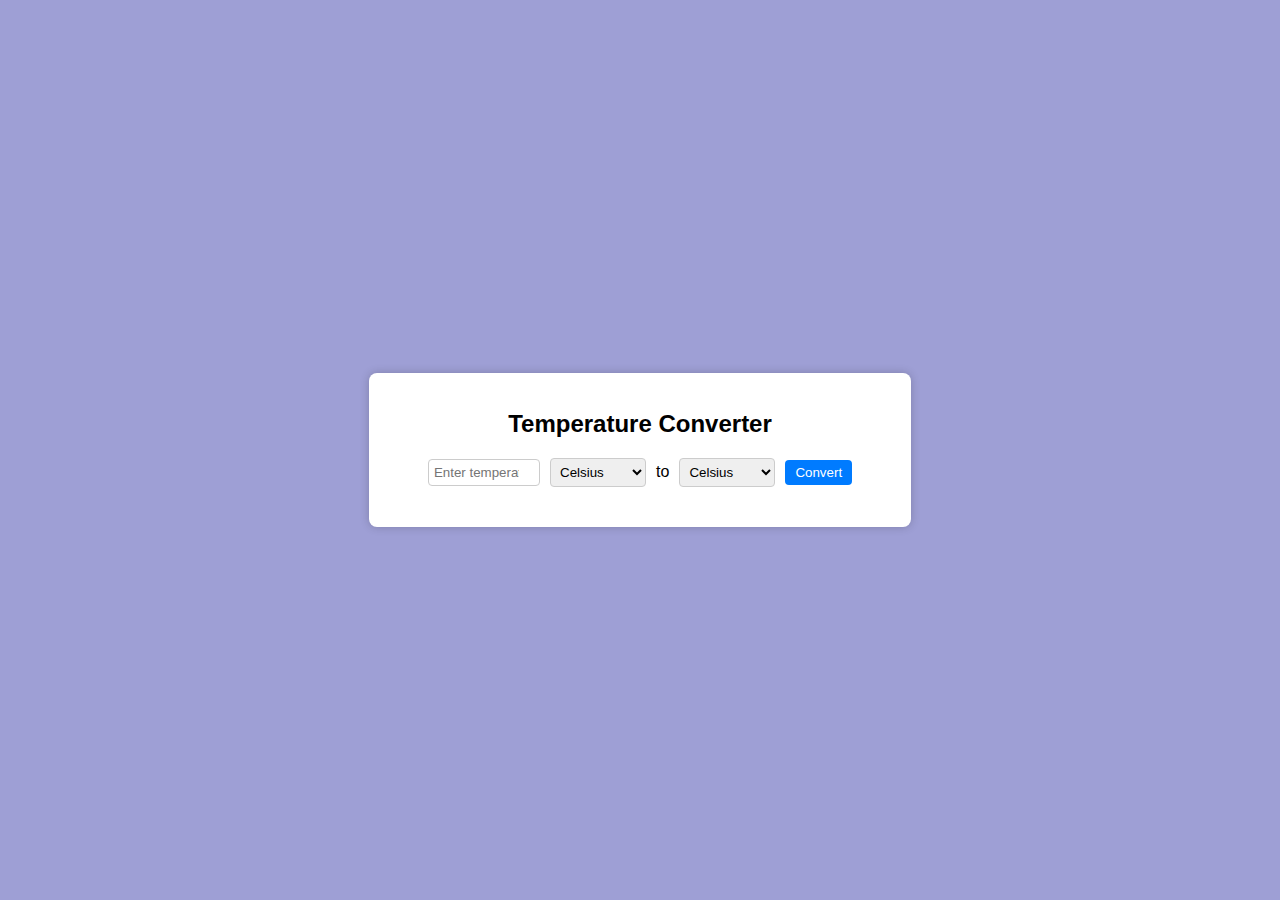
<file: Codealfha/Task1/index.html>
<!DOCTYPE html>
<html>
<head>
    <meta charset="UTF-8">
    <meta name="viewport" content="width=device-width, initial-scale=1.0">
    <title>Temperature Converter Task1</title>
    <link rel="stylesheet" href="css/style.css">
</head>
<body>
    <div class="container"> 
        <h1 id="container-heading">Temperature Converter</h1>
        <div class="converter">
            <input type="number" id="inputTemperature" placeholder="Enter temperature" style="width: 20%;">
            <select id="fromScale">
                <option value="celsius">Celsius</option>
                <option value="fahrenheit">Fahrenheit</option>
                <option value="kelvin">Kelvin</option>
            </select>
            <span>to</span>
            <select id="toScale">
                <option value="celsius">Celsius</option>
                <option value="fahrenheit">Fahrenheit</option>
                <option value="kelvin">Kelvin</option>
            </select>
            <button id="convertButton">Convert</button>
        </div>
        <p id="result"></p>
    </div>
    <script src="javascript.js"></script>
</body>
</html>
</file>
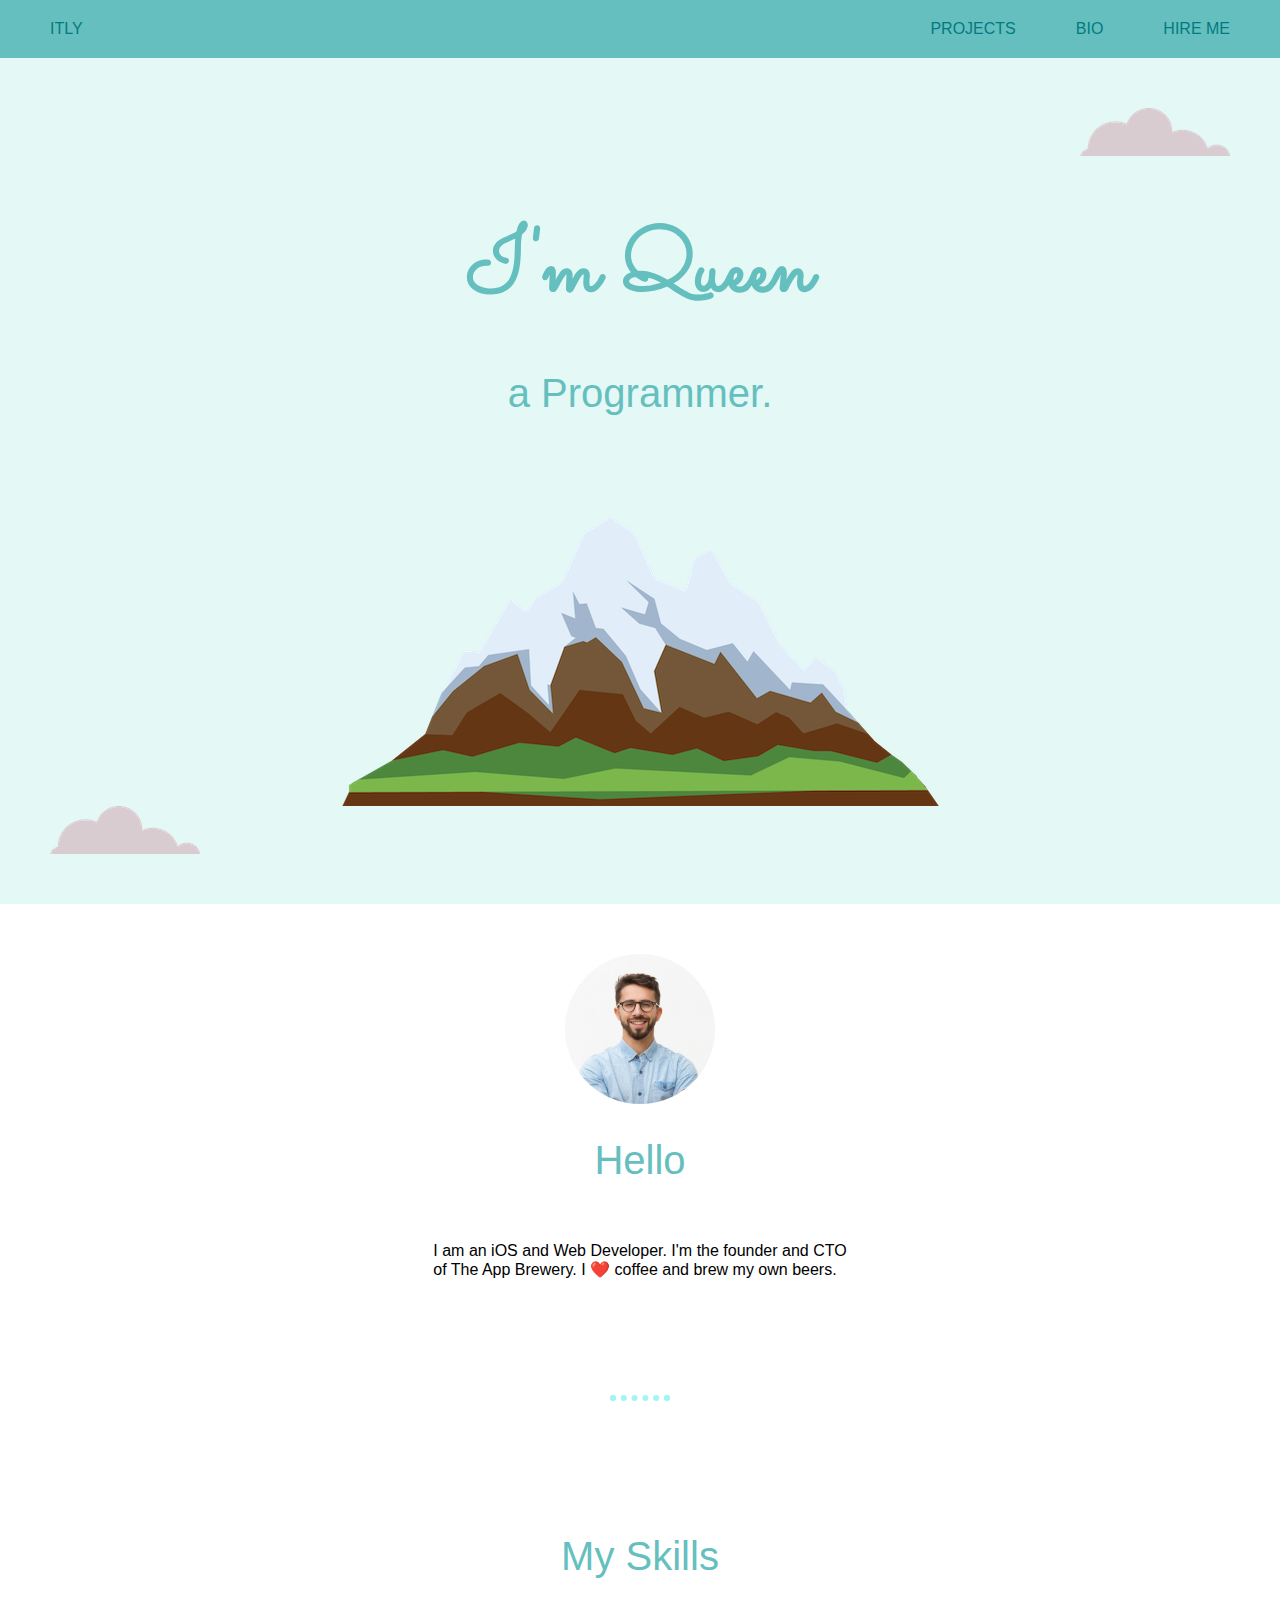
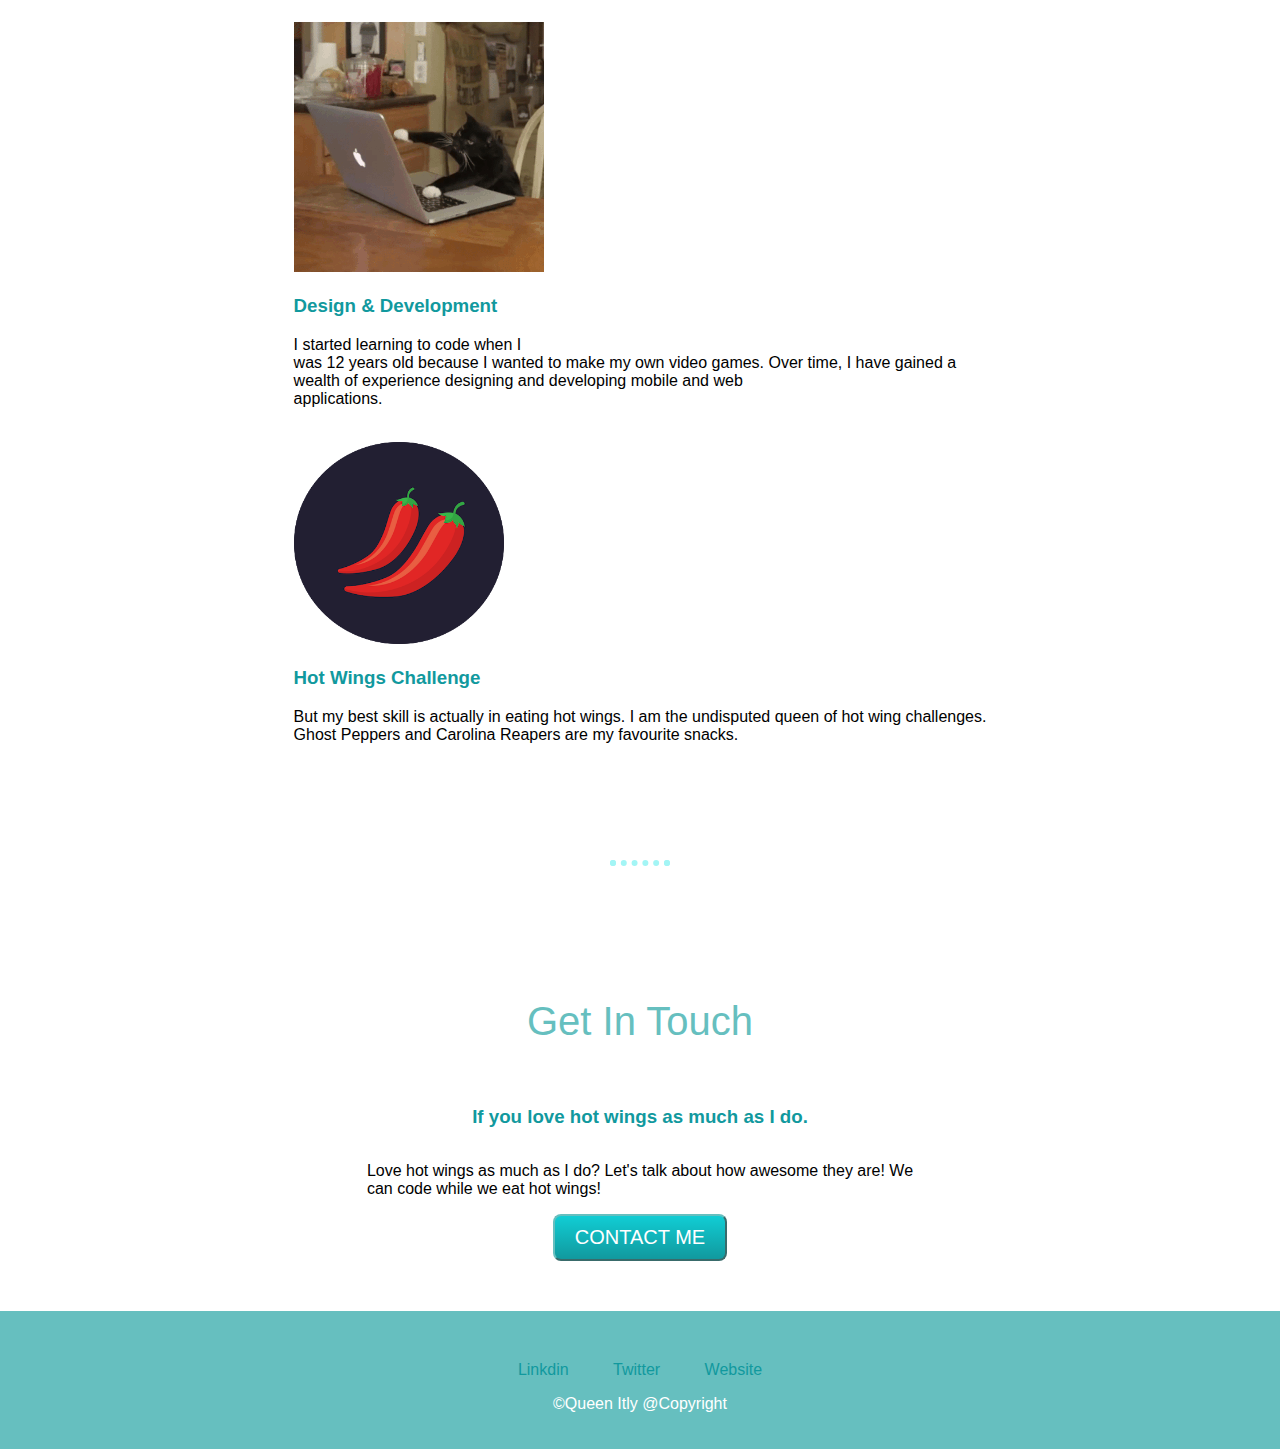
<file: Codealfha/Task4/Index.html>
<!DOCTYPE html>
<html lang="en">
<head>
    <meta charset="UTF-8">
    <meta name="viewport" content="width=device-width, initial-scale=1.0">
    <title>Landing Page</title>
    <link rel="stylesheet" href="style.css">
    <link rel="preconnect" href="https://fonts.googleapis.com">
    <link rel="preconnect" href="https://fonts.gstatic.com" crossorigin>
    <link href="https://fonts.googleapis.com/css2?family=Sacramento&display=swap" rel="stylesheet">
</head>
<body>
    <header class="nav-bar">
        <div class="nav-bar-section" style="padding-left: 30px;"><a href="#" class="nav-bar-link">ITLY</a></div>
        <div class="nav-bar-section" style="padding-right: 30px;">
            <ul>
                <li><a href="#" class="nav-bar-link">PROJECTS</a></li>
                <li><a href="#" class="nav-bar-link">BIO</a></li>
                <li><a href="#" class="nav-bar-link">HIRE ME</a></li>
            </ul>
        </div>
    </header>
    <main class="main-container">
        <section class="Top-container">
            <div class="cloud-top">
                <img src="Images/cloud.png">
            </div>
            <div class="Title-text">
                <h1>I'm Queen</h1>
                <h2>a Programmer.</h2>
            </div>
            <div class="moutain">
                <img src="Images/mountain.png">
            </div>
            <div class="cloud-bottom">
                <img src="Images/cloud1.png">
            </div>
            <!-- Content for the first section -->
        </section>
        <section class="middle-container">
            <div class="middle-container-section">
                <img src="Images/1.png">
                <h2>Hello</h2>
                <p>I am an iOS and Web Developer. I'm the founder and CTO<br>of The App Brewery. I ❤️ coffee and brew my own beers.</p>
            </div>
            <hr style="border: dotted #a3f5f5 6px; border-bottom: none; width: 4%; margin: 100px auto">
            <div class="middle-container-section">
                <h2>My Skills</h2>
                <div class="My-Skills">
                    <div class="My-Skills1">
                        <img src="Images/cat-typing.gif">
                        <h3>Design & Development</h3>
                           <p> I started learning to code when I<br>was 12 years old because I wanted to make my own video games. Over time, I have gained a<br>wealth of experience designing and developing mobile and web<br>applications.</p>
                           <br>
                    </div>
                    <div class="My-Skills1">
                        <img src="Images/chillies.png" width="210" >
                        <h3>Hot Wings Challenge</h3>
                        <p>But my best skill is actually in eating hot wings. I am the undisputed queen of hot wing challenges.<br>Ghost Peppers and Carolina Reapers are my favourite snacks.</p>
                    </div>
                </div>
            </div>
            <hr style="border: dotted #a3f5f5 6px; border-bottom: none; width: 4%; margin: 100px auto">
            <div class="middle-container-section">
                <h2>Get In Touch</h2>
                <h3 style="color: #11999e;">If you love hot wings as much as I do.</h3>
                <p>Love hot wings as much as I do? Let's talk about how awesome they are! We<br>can code while we eat hot wings!</p>
                <button>CONTACT ME</button>
            </div>
        </section>
    </main>
    <footer class="footer">
        <a href="#" class="footer-link">Linkdin</a>
        <a href="#" class="footer-link">Twitter</a>
        <a href="#" class="footer-link">Website</a>
        <p class="Copyright">©Queen Itly @Copyright</p>
    </footer>
</body>
</html>
</file>
<file: Codealfha/Task1/css/style.css>
body {
    font-family: Arial, sans-serif;
    background-color: #9e9fd5;
    margin: 0;
    padding: 0;
    display: flex;
    justify-content: center;
    align-items: center;
    height: 100vh;
}

.container {
    background-color: white;
    border-radius: 8px;
    padding: 20px;
    text-align: center;
    box-shadow: 0 0 10px rgba(0, 0, 0, 0.2);
}

h1 {
    font-size: 24px;
}

.converter {
    display: flex;
    align-items: center;
    justify-content: center;
    margin-top: 20px;
}

input[type="number"] {
    width: 100px;
    padding: 5px;
    border: 1px solid #ccc;
    border-radius: 4px;
}

select {
    padding: 5px;
    border: 1px solid #ccc;
    border-radius: 4px;
    margin: 0 10px;
}

button {
    background-color: #007bff;
    color: white;
    border: none;
    border-radius: 4px;
    padding: 5px 10px;
    cursor: pointer;
}

button:hover {
    background-color: #0056b3;
}

#result {
    margin-top: 20px;
    font-size: 18px;
}

@media screen and (max-width: 503px) {
    .container{
        width: 90%;
        padding-left: 3%;
    }

    #fromScale{
        padding-left: 2%;
        width: 20%;
        font-size: 10px;

    }

    #toScale{
        padding-left: 2%;
        width: 20%;
        font-size: 10px;
    }

    #convertButton{
        width: 16%;
        font-size: 10px;
        margin-right: -19%;
    }
    
    .converter{
        width: 90%;
    }

}
</file>
<file: Codealfha/Task4/style.css>
body {
    margin: 0;
    padding: 0;
    font-family: Arial, sans-serif;
}
.nav-bar a:hover{
    color: white;
}

header {
    display: flex;
    background-color: #66bfbf;
    color: #016265;
    padding: 20px;
}
.nav-bar{
    display: flex;
    justify-content: space-between;
    align-items: center;
}
.nav-bar .nav-bar-link{
    text-decoration: none;
    color: #027b80;
}
.nav-bar-section ul{
    list-style: none;
    display: flex;
    flex-direction: row;
    margin: 0px;
    gap: 60px;
}
section {
    padding: 50px;
}
.Top-container{
    display: flex;
    flex-direction: column;
    background-color: #e4f9f5;
}
.Top-container .cloud-top{
    justify-content: flex-end;
    display: flex;
}
.Top-container .Title-text{
    text-align: center;
}
.Title-text h1{
    color: #66bfbf;
    font-size: 5.625rem;
    margin: 50px auto 0 auto;
    font-family: "Sacramento", cursive;
}
.Title-text h2{
    color: #66bfbf;
    font-size: 2.5rem;
    font-weight: normal;
}
.Top-container .moutain{
    display: flex;
    justify-content: center;
}
.Top-container .cloud-bottom{
    display: flex;
    align-items: flex-start;
}
.container {
    display: flex;
    justify-content: space-between;
}
.middle-container{
    display: flex;
    justify-content: center;
    flex-direction: column;
    align-items: center;
}
.middle-container-section{
    display: flex;
    align-items: center;
    flex-direction: column;
    
}
.middle-container-section button{
    border-radius: 8px;
    color: #ffffff;
    font-size: 20px;
    padding: 10px 20px 10px 20px;
    text-decoration: none;
    background-image: linear-gradient(to bottom, #11cdd4, #11999e);
    border-color: #66bfbf;
}
#chillies{
    margin: 0;
    padding: 0;
}
.My-Skills{
    display: flex;
    flex-direction: column;
    justify-content: center;
}
.My-Skills1 h3{
    color: #11999e;
}
.middle-container-section h2{
    color: #66bfbf;
    font-family: "Montserrat", sans-serif;
    font-size: 2.5rem;
    font-weight: normal;
    padding-bottom: 10px;
}
footer {
    background-color:  #66bfbf;
    color: #fff;
    text-align: center;
    padding: 50px 0 20px
}
.footer .footer-link{
    color: #11999e;
    margin: 10px 20px;
    text-decoration: none
}
.footer a:hover{
    color: white;
}
</file>
